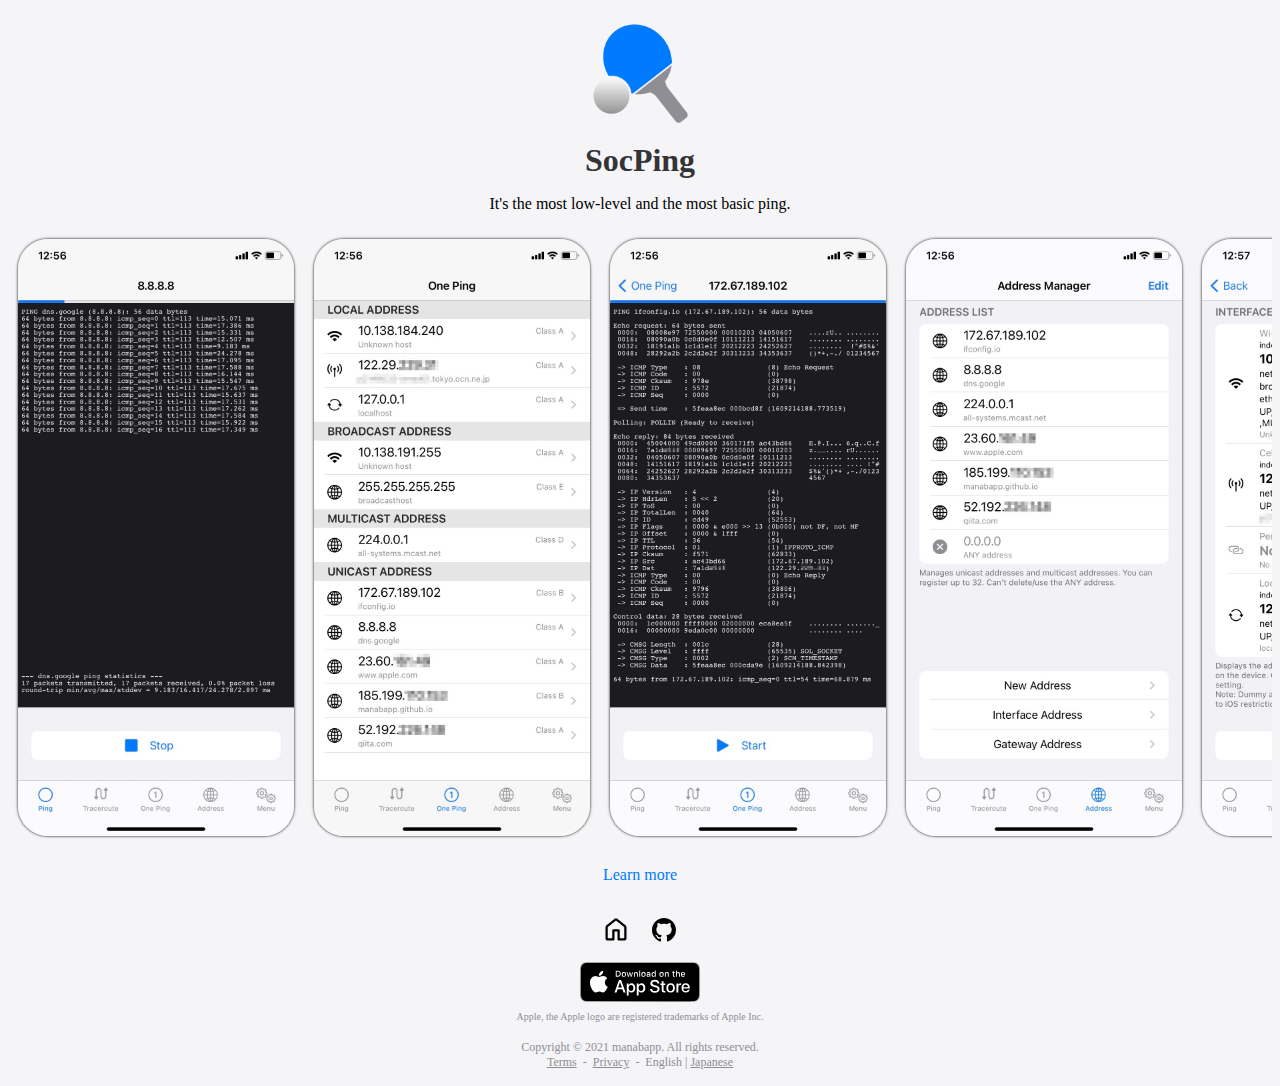
<file: docs/index.html>
<!DOCTYPE html PUBLIC "-//W3C//DTD HTML 4.01//EN" "http://www.w3.org/TR/html4/strict.dtd">
<html>
<head>
<meta http-equiv="Content-Type" content="text/html; charset=utf-8">
<meta http-equiv="Content-Style-Type" content="text/css">
<meta name="viewport" content="width=375,initial-scale=1,user-scalable=yes">
<title>SocPing</title>
<link rel="stylesheet" href="apps.css">
</head>
<body>
<center>
<img src="img/SocPing_splash.png" width=130 height=130><br>
<div class="title">SocPing</div>

<p>

It's the most low-level and the most basic ping.

<div class="yoko">
    <div><img class="screenshotimg" src="img/ScreenShot1.jpeg" alt="image1" width=276px height=597px></div>
    <div><img class="screenshotimg" src="img/ScreenShot2.jpeg" alt="image2" width=276px height=597px></div>
    <div><img class="screenshotimg" src="img/ScreenShot3.jpeg" alt="image3" width=276px height=597px></div>
    <div><img class="screenshotimg" src="img/ScreenShot4.jpeg" alt="image4" width=276px height=597px></div>
    <div><img class="screenshotimg" src="img/ScreenShot5.jpeg" alt="image5" width=276px height=597px></div>
    <div><img class="screenshotimg" src="img/ScreenShot6.jpeg" alt="image6" width=276px height=597px></div>
    <div><img class="screenshotimg" src="img/ScreenShot7.jpeg" alt="image7" width=276px height=597px></div>
    <div><img class="screenshotimg" src="img/ScreenShot8.jpeg" alt="image8" width=276px height=597px></div>
    <div><img class="screenshotimg" src="img/ScreenShot9.jpeg" alt="image9" width=276px height=597px></div>
    <div><img class="screenshotimg" src="img/ScreenShot10.jpeg" alt="image10" width=276px height=597px></div>
</div>

<p>

<div id="p1">
    <a onclick="showDescription();">Learn more</a>
</div>
<div id="p2">
    <a onclick="hideDescription();">Hide text</a><br>
    <p align="left">
    SocPing is the mobile app that executes Ping and Traceroute with low-level POSIX Socket API. Supports both ICMP and UDP, and provides same function as a standard command on host OS.<br><br>
    
    <span class="functions">Ping</span><br>
    Monitors the state changes of host or network by continuously transmitting ECHOes. You can check statistics in real time such as response (RTT) and packet loss rate.<br><br>
    
    <span class="functions">Traceroute</span><br>
    Checks the route information to the destination host while incrementing the time to live (TTL).<br><br>
    
    <span class="functions">One Ping</span><br>
    Sends an ECHO only once to check reachability to the destination host. You can investigate the problem with various options if "<b>Ping</b>" or "<b>Traceroute</b>" is unresponsive.<br><br>
    
    This app's strong point is the visualization by "<b>Verbose mode</b>" and "<b>System call trace</b>".<br>
    In verbose mode, outputs the binary dump of transmitting/receiving data and analyzes protocol header of the packets. You can monitor traffic data even on a mobile device that does not have the function of packet capture.<br>
    The app can also collect system call trace equivalent to Linux strace. You can check how Ping or Traceroute calls and handles the POSIX Socket API.<br><br>
    
    SocPing will be useful for initial investigation of various problems that occur on the Internet and the Cloud. We hope that you will use this app for monitoring the network status and troubleshooting.
    </p>
    <a onclick="hideDescription();">Hide text</a>
</div>

<p>
<br>
<!-- refer: https://primer.style/octicons/ -->
<a href="../Apps/index.html"><img src="img/home.svg" height=24></a>&nbsp;&nbsp;&nbsp;&nbsp;&nbsp;
<a href="https://github.com/manabapp/SocPing"><img src="img/mark-github.svg" height=24></a>

<p>

<!-- refer: https://qiita.com/macoril/items/48125b2a0a48339b3693 -->
<!-- refer: https://developer.apple.com/jp/app-store/marketing/guidelines/ -->
<a href="https://itunes.apple.com/app/id1548110263?mt=8"><img src="img/AppStore_US.svg"></a><br>
<span class="trademarks">Apple, the Apple logo are registered trademarks of Apple Inc.</span>

<p>

<div class="copyright">
    Copyright © 2021 manabapp. All rights reserved.<br>
    <a class="footer" href="TermsOfService.html">Terms</a>&nbsp;&nbsp;-&nbsp;
    <a class="footer" href="PrivacyPolicy.html">Privacy</a>&nbsp;&nbsp;-&nbsp;
    English | <a class="footer" href="index_ja.html">Japanese</a>
</div>

<p>

</center>
<script>
document.getElementById("p1").style.display = "block";
document.getElementById("p2").style.display = "none";
function showDescription(){
    document.getElementById("p1").style.display = "none";
    document.getElementById("p2").style.display = "block";
}
function hideDescription(){
    document.getElementById("p1").style.display = "block";
    document.getElementById("p2").style.display = "none";
}
</script>
</body>
</html>
</file>
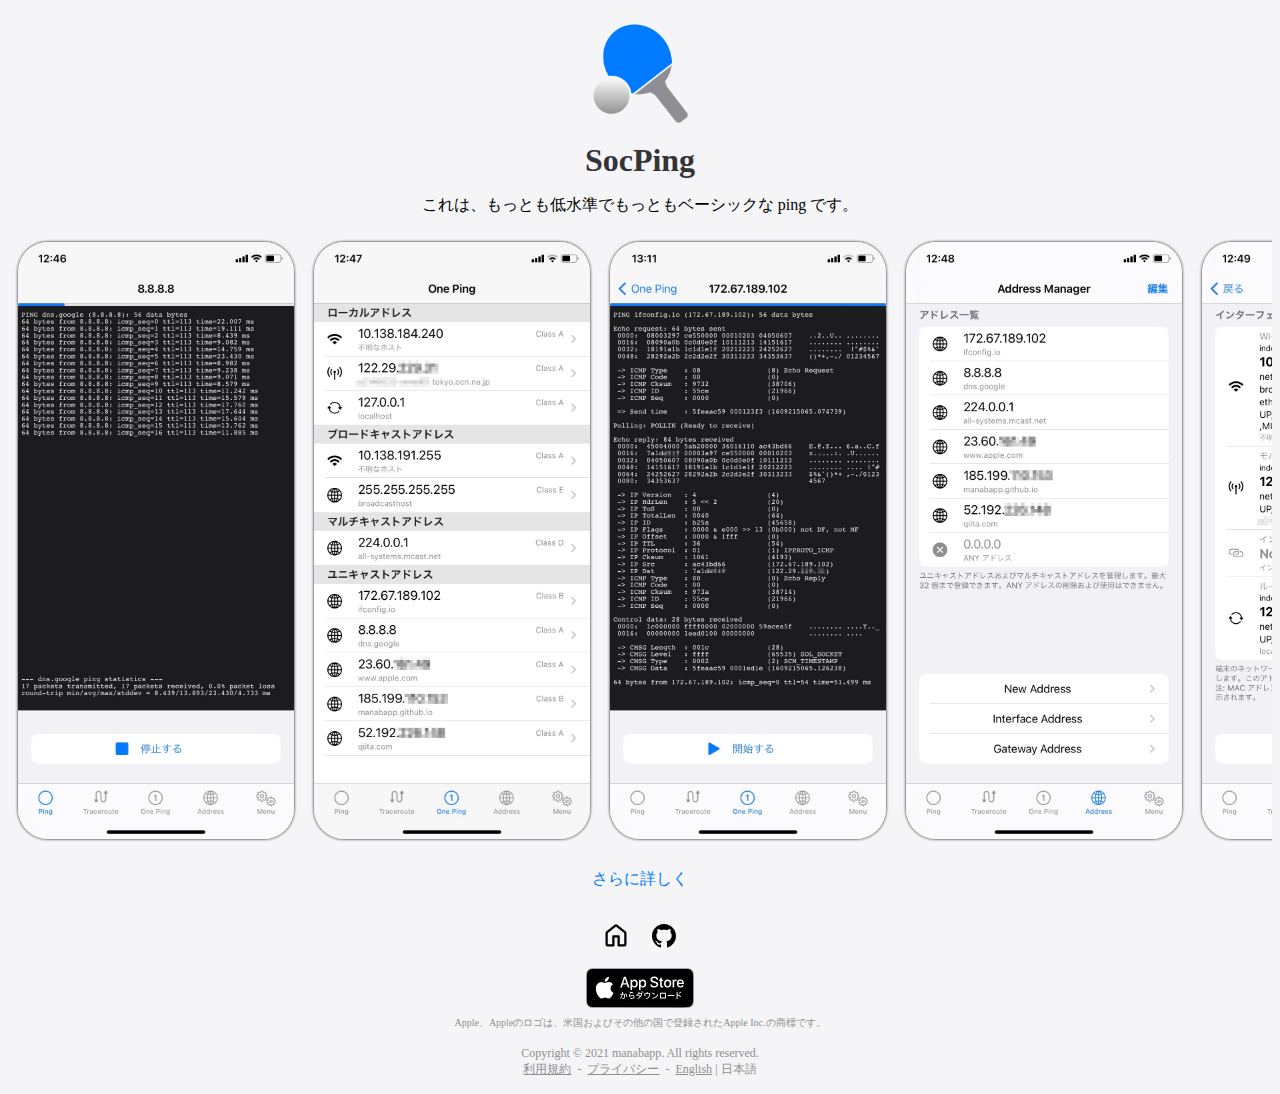
<file: docs/index_ja.html>
<!DOCTYPE html PUBLIC "-//W3C//DTD HTML 4.01//EN" "http://www.w3.org/TR/html4/strict.dtd">
<html>
<head>
<meta http-equiv="Content-Type" content="text/html; charset=utf-8">
<meta http-equiv="Content-Style-Type" content="text/css">
<meta name="viewport" content="width=375,initial-scale=1,user-scalable=yes">
<title>SocPing (Japanese)</title>
<link rel="stylesheet" href="apps.css">
</head>
<body>
<center>
<img src="img/SocPing_splash.png" width=130 height=130><br>
<div class="title">SocPing</div>

<p>

これは、もっとも低水準でもっともベーシックな ping です。

<div class="yoko">
    <div><img class="screenshotimg" src="img/ScreenShot1_ja.jpeg" alt="image1" width=276px height=597px></div>
    <div><img class="screenshotimg" src="img/ScreenShot2_ja.jpeg" alt="image2" width=276px height=597px></div>
    <div><img class="screenshotimg" src="img/ScreenShot3_ja.jpeg" alt="image3" width=276px height=597px></div>
    <div><img class="screenshotimg" src="img/ScreenShot4_ja.jpeg" alt="image4" width=276px height=597px></div>
    <div><img class="screenshotimg" src="img/ScreenShot5_ja.jpeg" alt="image5" width=276px height=597px></div>
    <div><img class="screenshotimg" src="img/ScreenShot6_ja.jpeg" alt="image6" width=276px height=597px></div>
    <div><img class="screenshotimg" src="img/ScreenShot7_ja.jpeg" alt="image7" width=276px height=597px></div>
    <div><img class="screenshotimg" src="img/ScreenShot8_ja.jpeg" alt="image8" width=276px height=597px></div>
    <div><img class="screenshotimg" src="img/ScreenShot9_ja.jpeg" alt="image9" width=276px height=597px></div>
    <div><img class="screenshotimg" src="img/ScreenShot10_ja.jpeg" alt="image10" width=276px height=597px></div>
</div>

<p>

<div id="p1">
    <a onclick="showDescription();">さらに詳しく</a>
</div>
<div id="p2">
    <a onclick="hideDescription();">説明を隠す</a><br>
    <p align="left">
    SocPing は、低水準 POSIX Socket API を使用して Ping および Traceroute を実行するモバイルアプリです。ICMP と UDP の両方に対応し、ホスト OS が備えている標準的なコマンドと同等機能を提供します。<br><br>
    
    <span class="functions">Ping</span><br>
    エコーを連続送信することでホストやネットワークの状態変化を監視します。レスポンス（RTT）やパケットロス率などの統計情報をリアルタイムに確認できます。<br><br>
    
    <span class="functions">Traceroute</span><br>
    生存時間（TTL）をインクリメントしながら宛先ホストまでの経路情報を調べます。<br><br>
    
    <span class="functions">One Ping</span><br>
    1 回だけエコーを送信して宛先ホストへの到達性を確認します。「<b>Ping</b>」と「<b>Traceroute</b>」で応答がない場合に、豊富なオプションを使用して問題箇所を調査します。<br><br>
    
    本アプリの特長は、「<b>冗長モード</b>」と「<b>システムコールトレース</b>」による可視化です。<br>
    冗長モードでは、送受信データのバイナリダンプおよびプロトコルヘッダ解析を行います。パケットキャプチャ機能を持たないモバイル端末でも通信内容を確認できます。<br>
    また、Linux の strace 相当のシステムコールトレースを取得します。Ping と Traceroute における POSIX Socket API レベルの処理内容を確認できます。<br><br>
    
    インターネットやクラウド上で発生する様々な問題の初期調査に SocPing は有効でしょう。ネットワークの状態確認やトラブルシューティングで本アプリを利用してもらえれば幸いです。
    </p>
    <a onclick="hideDescription();">説明を隠す</a>
</div>

<p>
<br>
<!-- refer: https://primer.style/octicons/ -->
<a href="../Apps/index_ja.html"><img src="img/home.svg" height=24></a>&nbsp;&nbsp;&nbsp;&nbsp;&nbsp;
<a href="https://github.com/manabapp/SocPing"><img src="img/mark-github.svg" height=24></a>

<p>

<!-- refer: https://qiita.com/macoril/items/48125b2a0a48339b3693 -->
<!-- refer: https://developer.apple.com/jp/app-store/marketing/guidelines/ -->
<a href="https://itunes.apple.com/jp/app/id1548110263?mt=8"><img src="img/AppStore_JP.svg"></a><br>
<span class="trademarks">Apple、Appleのロゴは、米国およびその他の国で登録されたApple Inc.の商標です。</span>

<p>

<div class="copyright">
    Copyright © 2021 manabapp. All rights reserved.<br>
    <a class="footer" href="TermsOfService_ja.html">利用規約</a>&nbsp;&nbsp;-&nbsp;
    <a class="footer" href="PrivacyPolicy_ja.html">プライバシー</a>&nbsp;&nbsp;-&nbsp;
    <a class="footer" href="index.html">English</a> | 日本語
</div>

<p>

</center>
<script>
    document.getElementById("p1").style.display = "block";
    document.getElementById("p2").style.display = "none";
    function showDescription(){
        document.getElementById("p1").style.display = "none";
        document.getElementById("p2").style.display = "block";
    }
    function hideDescription(){
        document.getElementById("p1").style.display = "block";
        document.getElementById("p2").style.display = "none";
    }
</script>
</body>
</html>
</file>
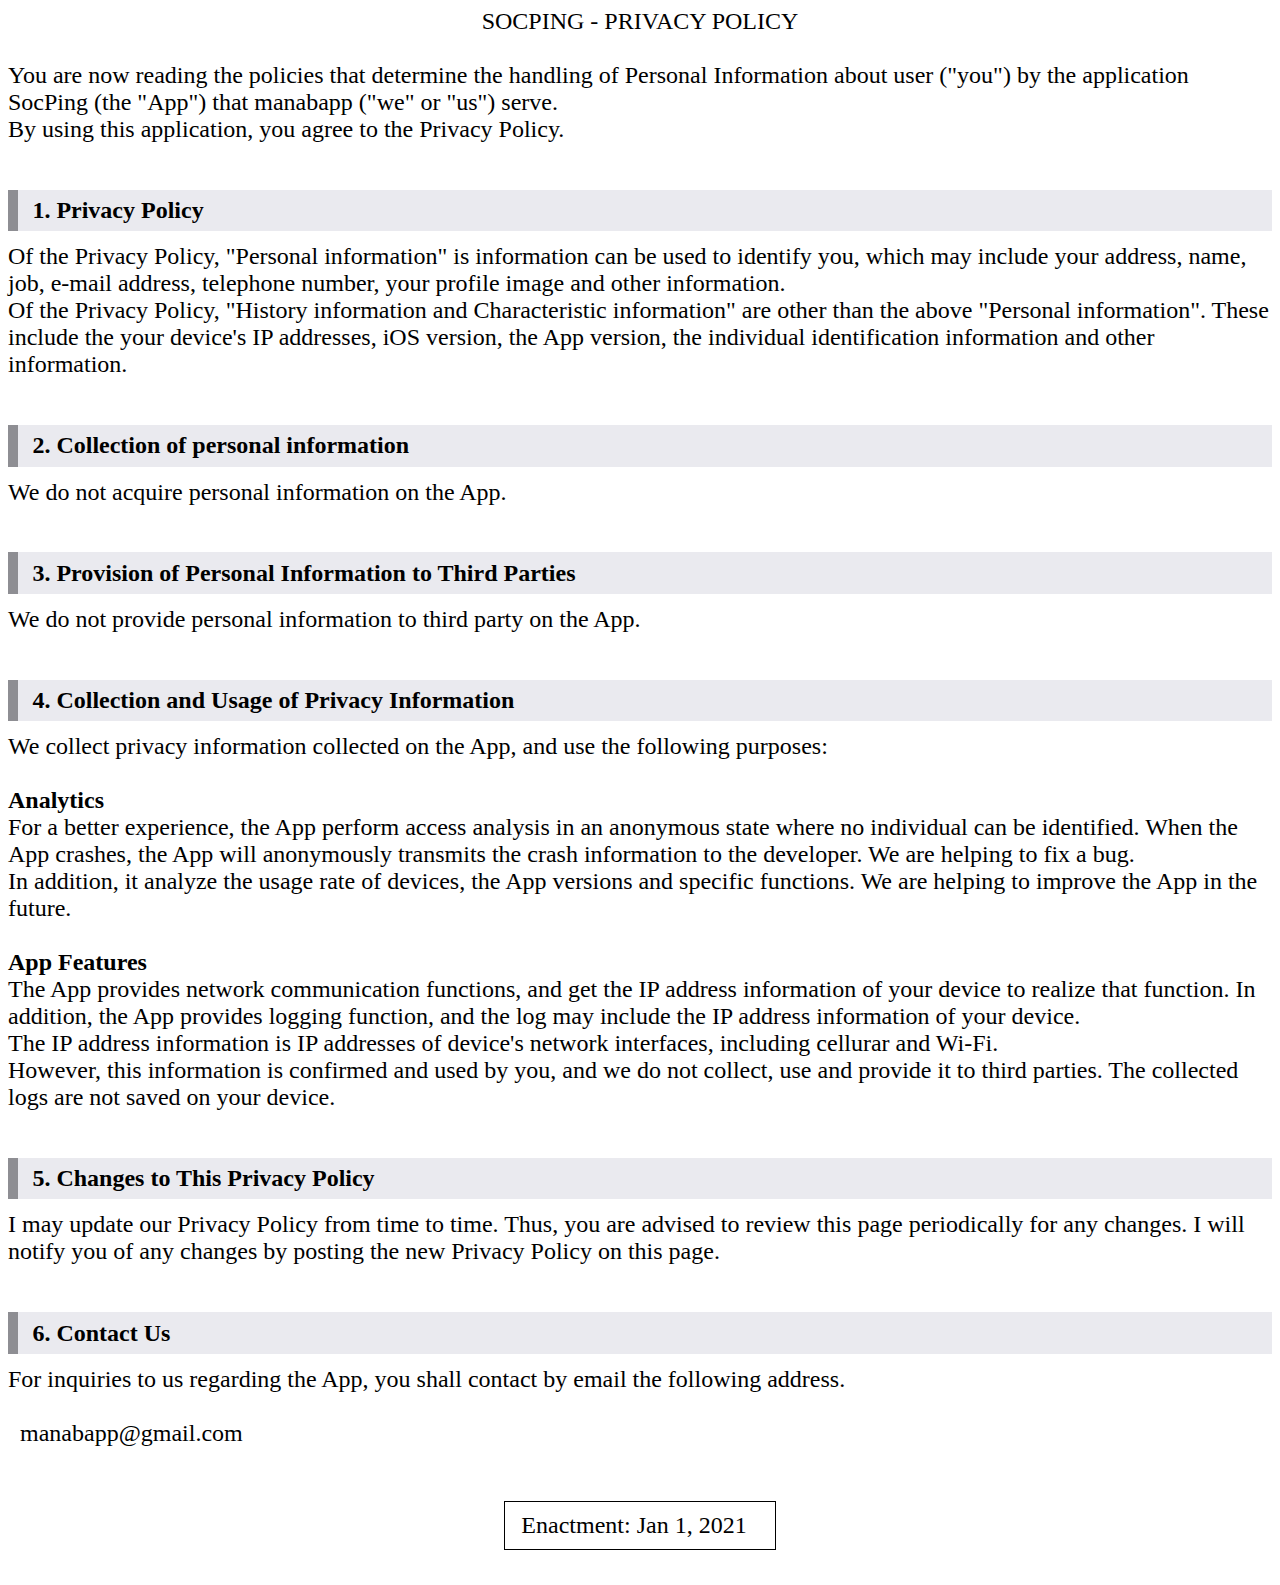
<file: docs/PrivacyPolicy.html>
<!DOCTYPE html PUBLIC "-//W3C//DTD HTML 4.01//EN" "http://www.w3.org/TR/html4/strict.dtd">
<html>
<head>
<meta http-equiv="Content-Type" content="text/html; charset=utf-8">
<meta http-equiv="Content-Style-Type" content="text/css">
<title>Privacy Policy</title>
<link rel="stylesheet" href="style.css">
</head>
<body>
<center>SOCPING - PRIVACY POLICY</center><br>
You are now reading the policies that determine the handling of Personal Information about user ("you") by the application SocPing (the "App") that manabapp ("we" or "us") serve.<br>
By using this application, you agree to the Privacy Policy.<br>
<br>

<h2>1. Privacy Policy</h2>
Of the Privacy Policy, "Personal information" is information can be used to identify you, which may include your address, name, job, e-mail address, telephone number, your profile image and other information.<br>
Of the Privacy Policy, "History information and Characteristic information" are other than the above "Personal information". These include the your device's IP addresses, iOS version, the App version, the individual identification information and other information.<br>
<br>

<h2>2. Collection of personal information</h2>
We do not acquire personal information on the App.<br>
<br>
    
<h2>3. Provision of Personal Information to Third Parties</h2>
We do not provide personal information to third party on the App.<br>
<br>

<h2>4. Collection and Usage of Privacy Information</h2>
We collect privacy information collected on the App, and use the following purposes:<br>
<br>

<b>Analytics</b><br>
For a better experience, the App perform access analysis in an anonymous state where no individual can be identified.
When the App crashes, the App will anonymously transmits the crash information to the developer. We are helping to fix a bug.<br>
In addition, it analyze the usage rate of devices, the App versions and specific functions. We are helping to improve the App in the future.<br>
<br>

<b>App Features</b><br>
The App provides network communication functions, and get the IP address information of your device to realize that function.
In addition, the App provides logging function, and the log may include the IP address information of your device.<br>
The IP address information is IP addresses of device's network interfaces, including cellurar and Wi-Fi.<br>
However, this information is confirmed and used by you, and we do not collect, use and provide it to third parties.
The collected logs are not saved on your device. <br>
<br>

<h2>5. Changes to This Privacy Policy</h2>
I may update our Privacy Policy from time to time.
Thus, you are advised to review this page periodically for any changes.
I will notify you of any changes by posting the new Privacy Policy on this page.<br>
<br>

<h2>6. Contact Us</h2>
For inquiries to us regarding the App, you shall contact by email the following address.<br>
<br>
&nbsp;&nbsp;manabapp@gmail.com<br>
<br>
<br>

<center><table><tr><td>&nbsp;Enactment: Jan 1, 2021&nbsp;&nbsp;&nbsp;</td></tr></table></center>
<br>
</body>
</html>
</file>
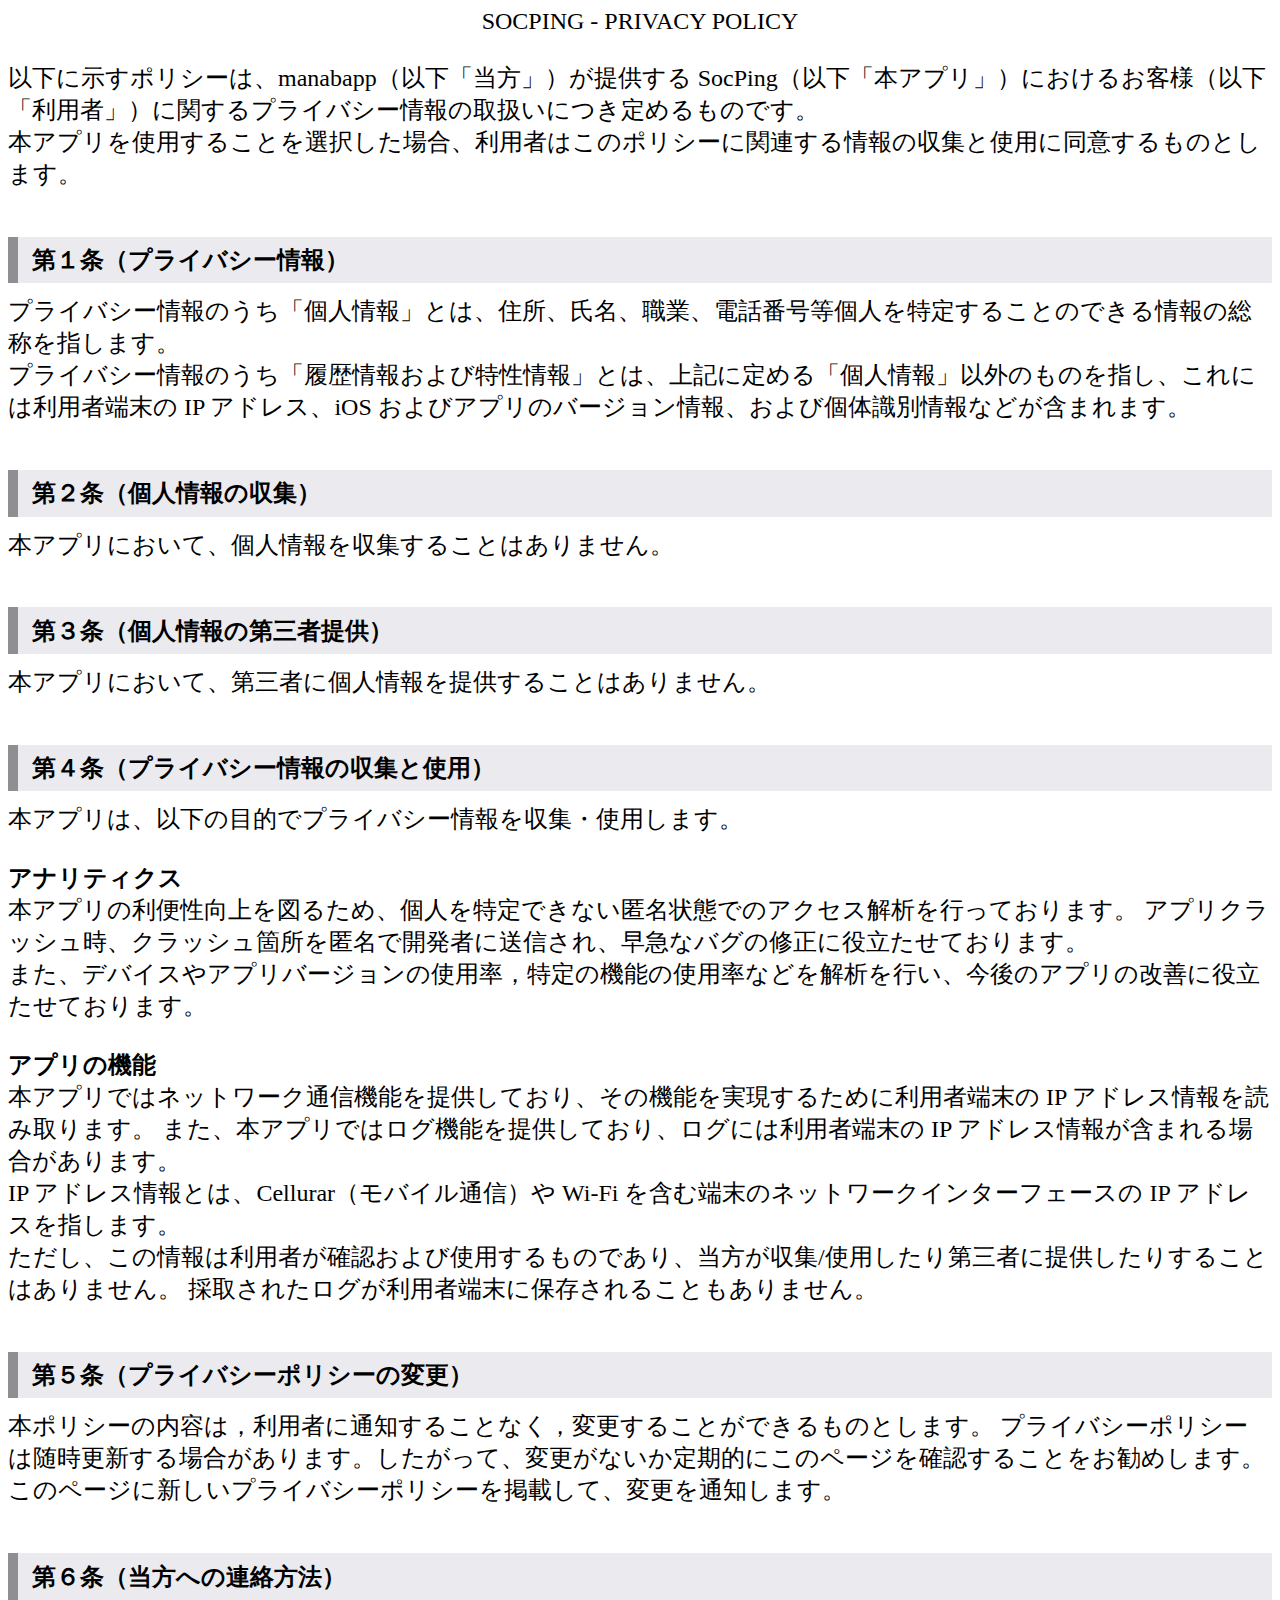
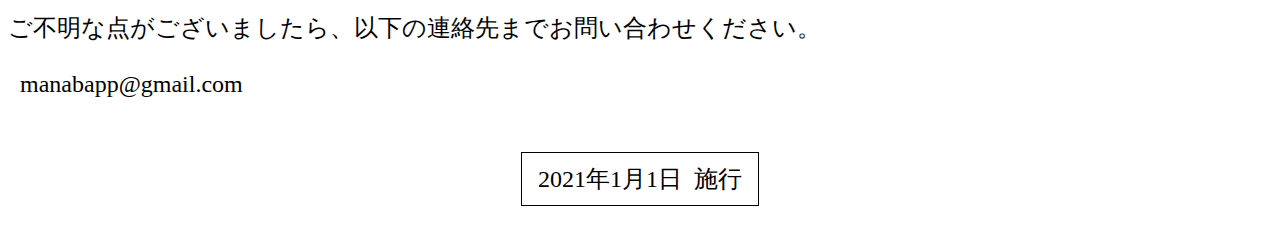
<file: docs/PrivacyPolicy_ja.html>
<!DOCTYPE html PUBLIC "-//W3C//DTD HTML 4.01//EN" "http://www.w3.org/TR/html4/strict.dtd">
<html>
<head>
<meta http-equiv="Content-Type" content="text/html; charset=utf-8">
<meta http-equiv="Content-Style-Type" content="text/css">
<title>Privacy Policy (Japanese)</title>
<link rel="stylesheet" href="style.css">
</head>
<body>
<center>SOCPING - PRIVACY POLICY</center><br>
以下に示すポリシーは、manabapp（以下「当方」）が提供する SocPing（以下「本アプリ」）におけるお客様（以下「利用者」）に関するプライバシー情報の取扱いにつき定めるものです。<br>
本アプリを使用することを選択した場合、利用者はこのポリシーに関連する情報の収集と使用に同意するものとします。<br>
<br>

<h2>第１条（プライバシー情報）</h2>
プライバシー情報のうち「個人情報」とは、住所、氏名、職業、電話番号等個人を特定することのできる情報の総称を指します。<br>
プライバシー情報のうち「履歴情報および特性情報」とは、上記に定める「個人情報」以外のものを指し、これには利用者端末の IP アドレス、iOS およびアプリのバージョン情報、および個体識別情報などが含まれます。<br>
<br>

<h2>第２条（個人情報の収集）</h2>
本アプリにおいて、個人情報を収集することはありません。<br>
<br>
    
<h2>第３条（個人情報の第三者提供）</h2>
本アプリにおいて、第三者に個人情報を提供することはありません。<br>
<br>

<h2>第４条（プライバシー情報の収集と使用）</h2>
本アプリは、以下の目的でプライバシー情報を収集・使用します。<br>
<br>

<b>アナリティクス</b><br>
本アプリの利便性向上を図るため、個人を特定できない匿名状態でのアクセス解析を行っております。
アプリクラッシュ時、クラッシュ箇所を匿名で開発者に送信され、早急なバグの修正に役立たせております。<br>
また、デバイスやアプリバージョンの使用率，特定の機能の使用率などを解析を行い、今後のアプリの改善に役立たせております。<br>
<br>

<b>アプリの機能</b><br>
本アプリではネットワーク通信機能を提供しており、その機能を実現するために利用者端末の IP アドレス情報を読み取ります。
また、本アプリではログ機能を提供しており、ログには利用者端末の IP アドレス情報が含まれる場合があります。<br>
IP アドレス情報とは、Cellurar（モバイル通信）や Wi-Fi を含む端末のネットワークインターフェースの IP アドレスを指します。<br>
ただし、この情報は利用者が確認および使用するものであり、当方が収集/使用したり第三者に提供したりすることはありません。
採取されたログが利用者端末に保存されることもありません。<br>
<br>

<h2>第５条（プライバシーポリシーの変更）</h2>
本ポリシーの内容は，利用者に通知することなく，変更することができるものとします。
プライバシーポリシーは随時更新する場合があります。したがって、変更がないか定期的にこのページを確認することをお勧めします。
このページに新しいプライバシーポリシーを掲載して、変更を通知します。<br>
<br>

<h2>第６条（当方への連絡方法）</h2>
ご不明な点がございましたら、以下の連絡先までお問い合わせください。<br>
<br>
&nbsp;&nbsp;manabapp@gmail.com<br>
<br>
<br>

<center><table><tr><td>&nbsp;2021年1月1日&nbsp;&nbsp;施行&nbsp;</td></tr></table></center>
<br>
</body>
</html>
</file>
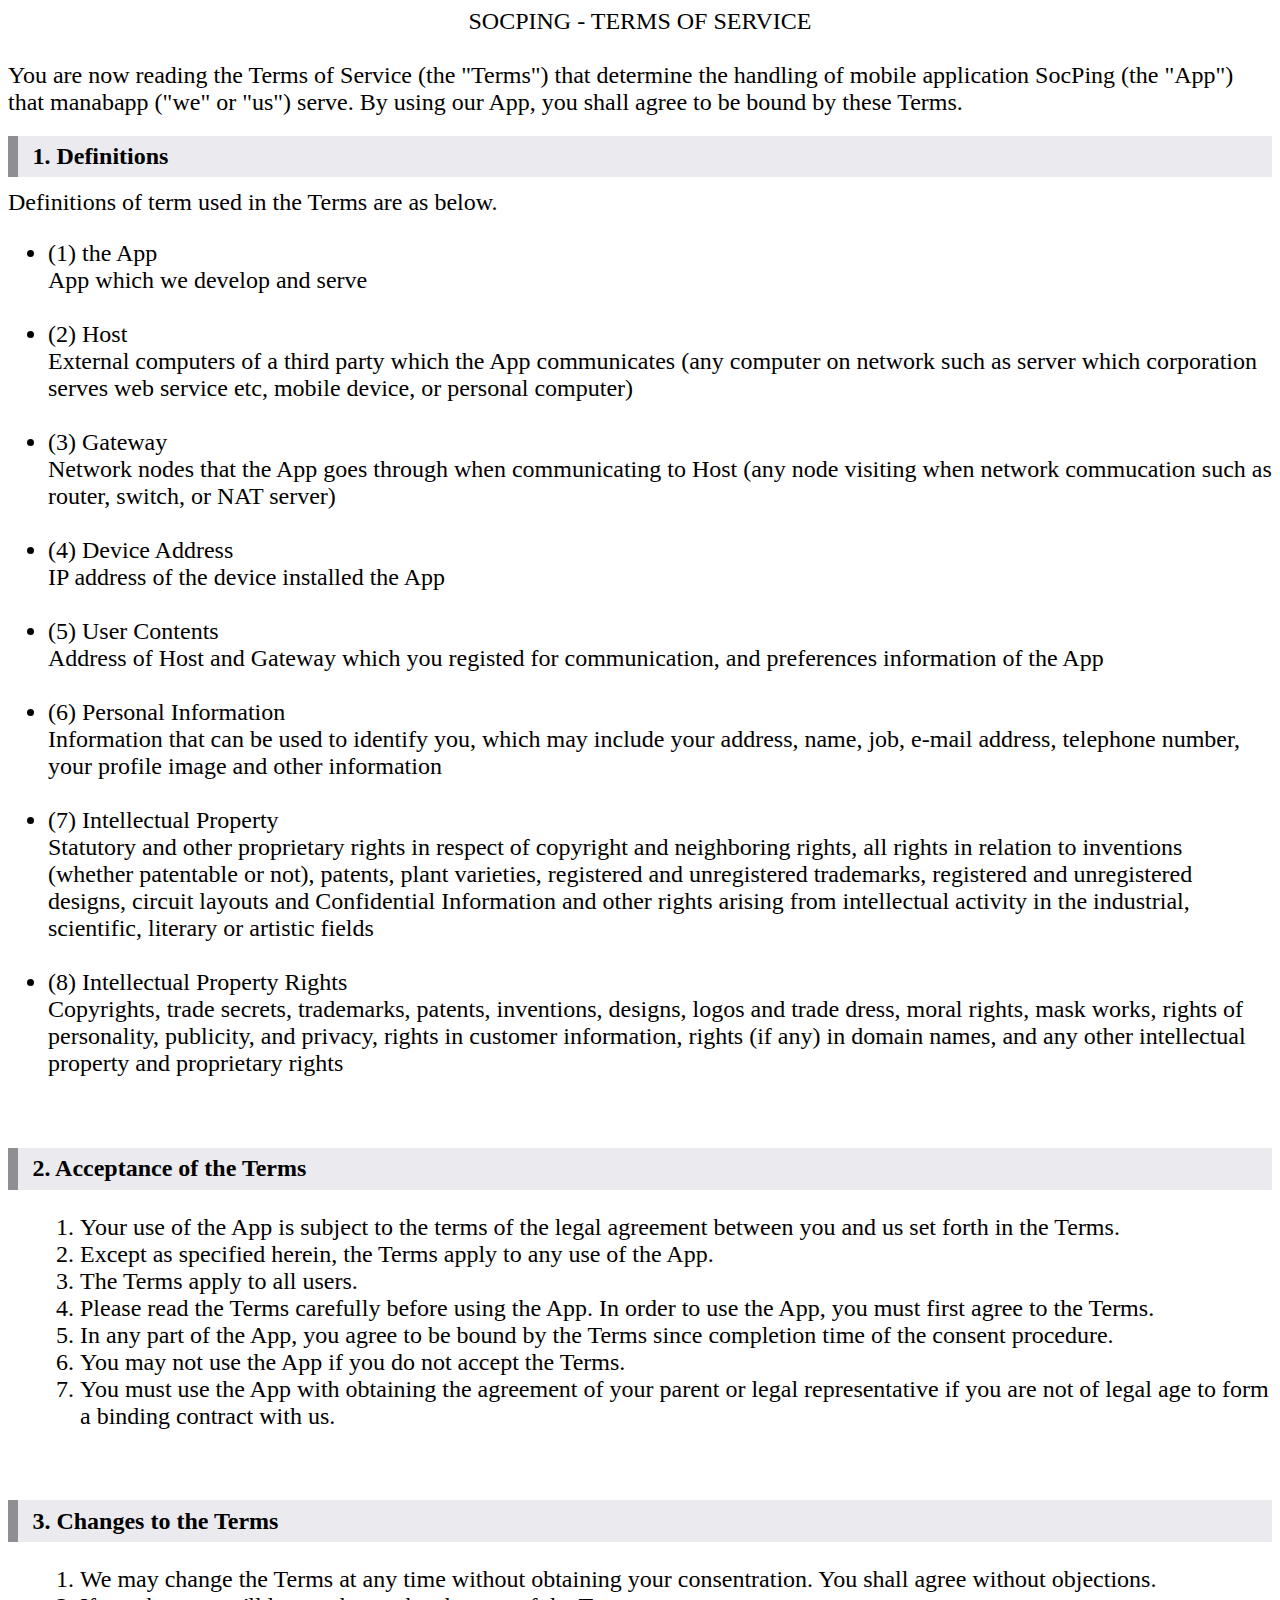
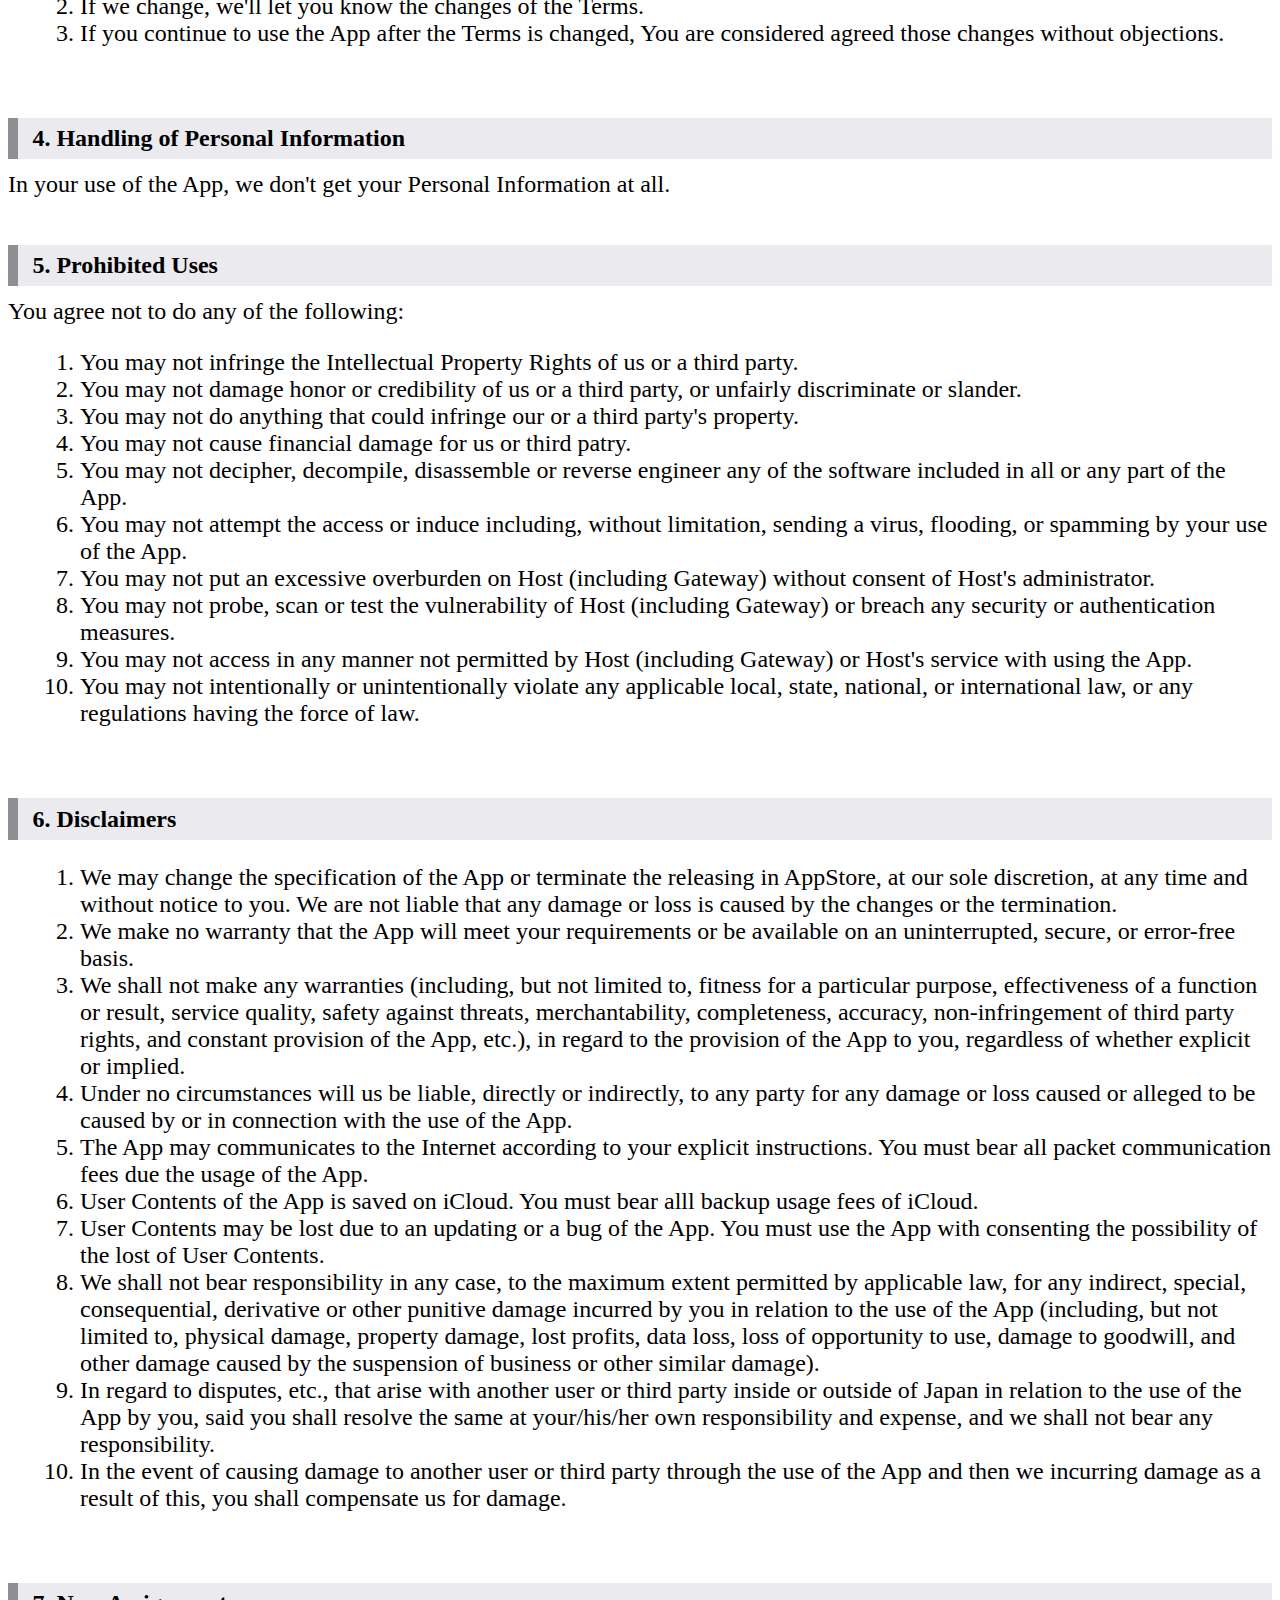
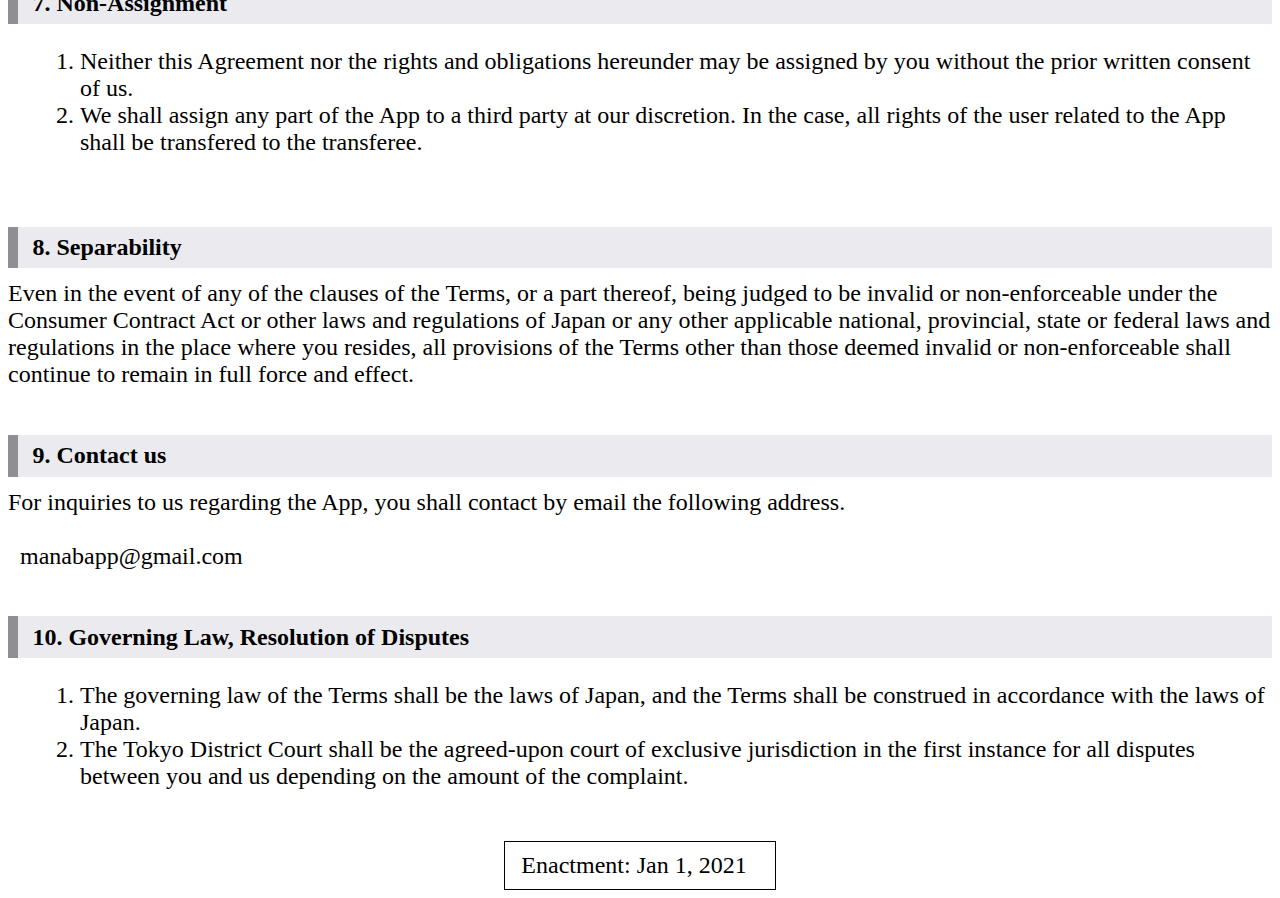
<file: docs/TermsOfService.html>
<!DOCTYPE html PUBLIC "-//W3C//DTD HTML 4.01//EN" "http://www.w3.org/TR/html4/strict.dtd">
<html>
<head>
<meta http-equiv="Content-Type" content="text/html; charset=utf-8">
<meta http-equiv="Content-Style-Type" content="text/css">
<title>Terms of Service</title>
<link rel="stylesheet" href="style.css">
</head>
<body>
<center>SOCPING - TERMS OF SERVICE</center><br>

You are now reading the Terms of Service (the "Terms") that determine the handling of mobile application SocPing (the "App") that manabapp ("we" or "us") serve.
By using our App, you shall agree to be bound by these Terms.
<br>

<h2>1. Definitions</h2>
Definitions of term used in the Terms are as below.<br>

<ul>
<li>(1) the App</li>
App which we develop and serve<br><br>
<li>(2) Host</li>
External computers of a third party which the App communicates (any computer on network such as server which corporation serves web service etc, mobile device, or personal computer)<br><br>
<li>(3) Gateway</li>
Network nodes that the App goes through when communicating to Host (any node visiting when network commucation such as router, switch, or NAT server)<br><br>
<li>(4) Device Address</li>
IP address of the device installed the App<br><br>
<li>(5) User Contents</li>
Address of Host and Gateway which you registed for communication, and preferences information of the App<br><br>
<li>(6) Personal Information</li>
Information that can be used to identify you, which may include your address, name, job, e-mail address, telephone number, your profile image and other information<br><br>
<li>(7) Intellectual Property</li>
Statutory and other proprietary rights in respect of copyright and neighboring rights, all rights in relation to inventions (whether patentable or not), patents, plant varieties, registered and unregistered trademarks, registered and unregistered designs, circuit layouts and Confidential Information and other rights arising from intellectual activity in the industrial, scientific, literary or artistic fields<br><br>
<li>(8) Intellectual Property Rights</li>
Copyrights, trade secrets, trademarks, patents, inventions, designs, logos and trade dress, moral rights, mask works, rights of personality, publicity, and privacy, rights in customer information, rights (if any) in domain names, and any other intellectual property and proprietary rights
</ul><br>

<h2>2. Acceptance of the Terms</h2>
<ol>
<li>Your use of the App is subject to the terms of the legal agreement between you and us set forth in the Terms.
<li>Except as specified herein, the Terms apply to any use of the App.
<li>The Terms apply to all users.
<li>Please read the Terms carefully before using the App. In order to use the App, you must first agree to the Terms.
<li>In any part of the App, you agree to be bound by the Terms since completion time of the consent procedure.
<li>You may not use the App if you do not accept the Terms.
<li>You must use the App with obtaining the agreement of your parent or legal representative if you are not of legal age to form a binding contract with us.
</ol><br>

<h2>3. Changes to the Terms</h2>
<ol>
<li>We may change the Terms at any time without obtaining your consentration. You shall agree without objections.
<li>If we change, we'll let you know the changes of the Terms.
<li>If you continue to use the App after the Terms is changed, You are considered agreed those changes without objections.
</ol><br>

<h2>4. Handling of Personal Information</h2>
In your use of the App, we don't get your Personal Information at all.<br><br>

<h2>5. Prohibited Uses</h2>
You agree not to do any of the following:<br>

<ol>
<li>You may not infringe the Intellectual Property Rights of us or a third party.
<li>You may not damage honor or credibility of us or a third party, or unfairly discriminate or slander.
<li>You may not do anything that could infringe our or a third party's property.
<li>You may not cause financial damage for us or third patry.
<li>You may not decipher, decompile, disassemble or reverse engineer any of the software included in all or any part of the App.
<li>You may not attempt the access or induce including, without limitation, sending a virus, flooding, or spamming by your use of the App.
<li>You may not put an excessive overburden on Host (including Gateway) without consent of Host's administrator.
<li>You may not probe, scan or test the vulnerability of Host (including Gateway) or breach any security or authentication measures.
<li>You may not access in any manner not permitted by Host (including Gateway) or Host's service with using the App.
<li>You may not intentionally or unintentionally violate any applicable local, state, national, or international law, or any regulations having the force of law.
</ol><br>

<h2>6. Disclaimers</h2>
<ol>
<li>We may change the specification of the App or terminate the releasing in AppStore, at our sole discretion, at any time and without notice to you. We are not liable that any damage or loss is caused by the changes or the termination.
<li>We make no warranty that the App will meet your requirements or be available on an uninterrupted, secure, or error-free basis.
<li>We shall not make any warranties (including, but not limited to, fitness for a particular purpose, effectiveness of a function or result, service quality, safety against threats, merchantability, completeness, accuracy, non-infringement of third party rights, and constant provision of the App, etc.), in regard to the provision of the App to you, regardless of whether explicit or implied.
<li>Under no circumstances will us be liable, directly or indirectly, to any party for any damage or loss caused or alleged to be caused by or in connection with the use of the App.
<li>The App may communicates to the Internet according to your explicit instructions. You must bear all packet communication fees due the usage of the App.
<li>User Contents of the App is saved on iCloud. You must bear alll backup usage fees of iCloud.
<li>User Contents may be lost due to an updating or a bug of the App. You must use the App with consenting the possibility of the lost of User Contents.
<li>We shall not bear responsibility in any case, to the maximum extent permitted by applicable law, for any indirect, special, consequential, derivative or other punitive damage incurred by you in relation to the use of the App (including, but not limited to, physical damage, property damage, lost profits, data loss, loss of opportunity to use, damage to goodwill, and other damage caused by the suspension of business or other similar damage).
<li>In regard to disputes, etc., that arise with another user or third party inside or outside of Japan in relation to the use of the App by you, said you shall resolve the same at your/his/her own responsibility and expense, and we shall not bear any responsibility.
<li>In the event of causing damage to another user or third party through the use of the App and then we incurring damage as a result of this, you shall compensate us for damage.
</ol><br>

<h2>7. Non-Assignment</h2>
<ol>
<li>Neither this Agreement nor the rights and obligations hereunder may be assigned by you without the prior written consent of us.
<li>We shall assign any part of the App to a third party at our discretion. In the case, all rights of the user related to the App shall be transfered to the transferee.
</ol><br>

<h2>8. Separability</h2>
Even in the event of any of the clauses of the Terms, or a part thereof, being judged to be invalid or non-enforceable under the Consumer Contract Act or other laws and regulations of Japan or any other applicable national, provincial, state or federal laws and regulations in the place where you resides, all provisions of the Terms other than those deemed invalid or non-enforceable shall continue to remain in full force and effect.<br><br>

<h2>9. Contact us</h2>
For inquiries to us regarding the App, you shall contact by email the following address.<br>
<br>
&nbsp;&nbsp;manabapp@gmail.com<br>
<br>

<h2>10. Governing Law, Resolution of Disputes</h2>
<ol>
<li>The governing law of the Terms shall be the laws of Japan, and the Terms shall be construed in accordance with the laws of Japan.
<li>The Tokyo District Court shall be the agreed-upon court of exclusive jurisdiction in the first instance for all disputes between you and us depending on the amount of the complaint.
</ol><br>

<center><table><tr><td>&nbsp;Enactment: Jan 1, 2021&nbsp;&nbsp;&nbsp;</td></tr></table></center>
</body>
</html>
</file>
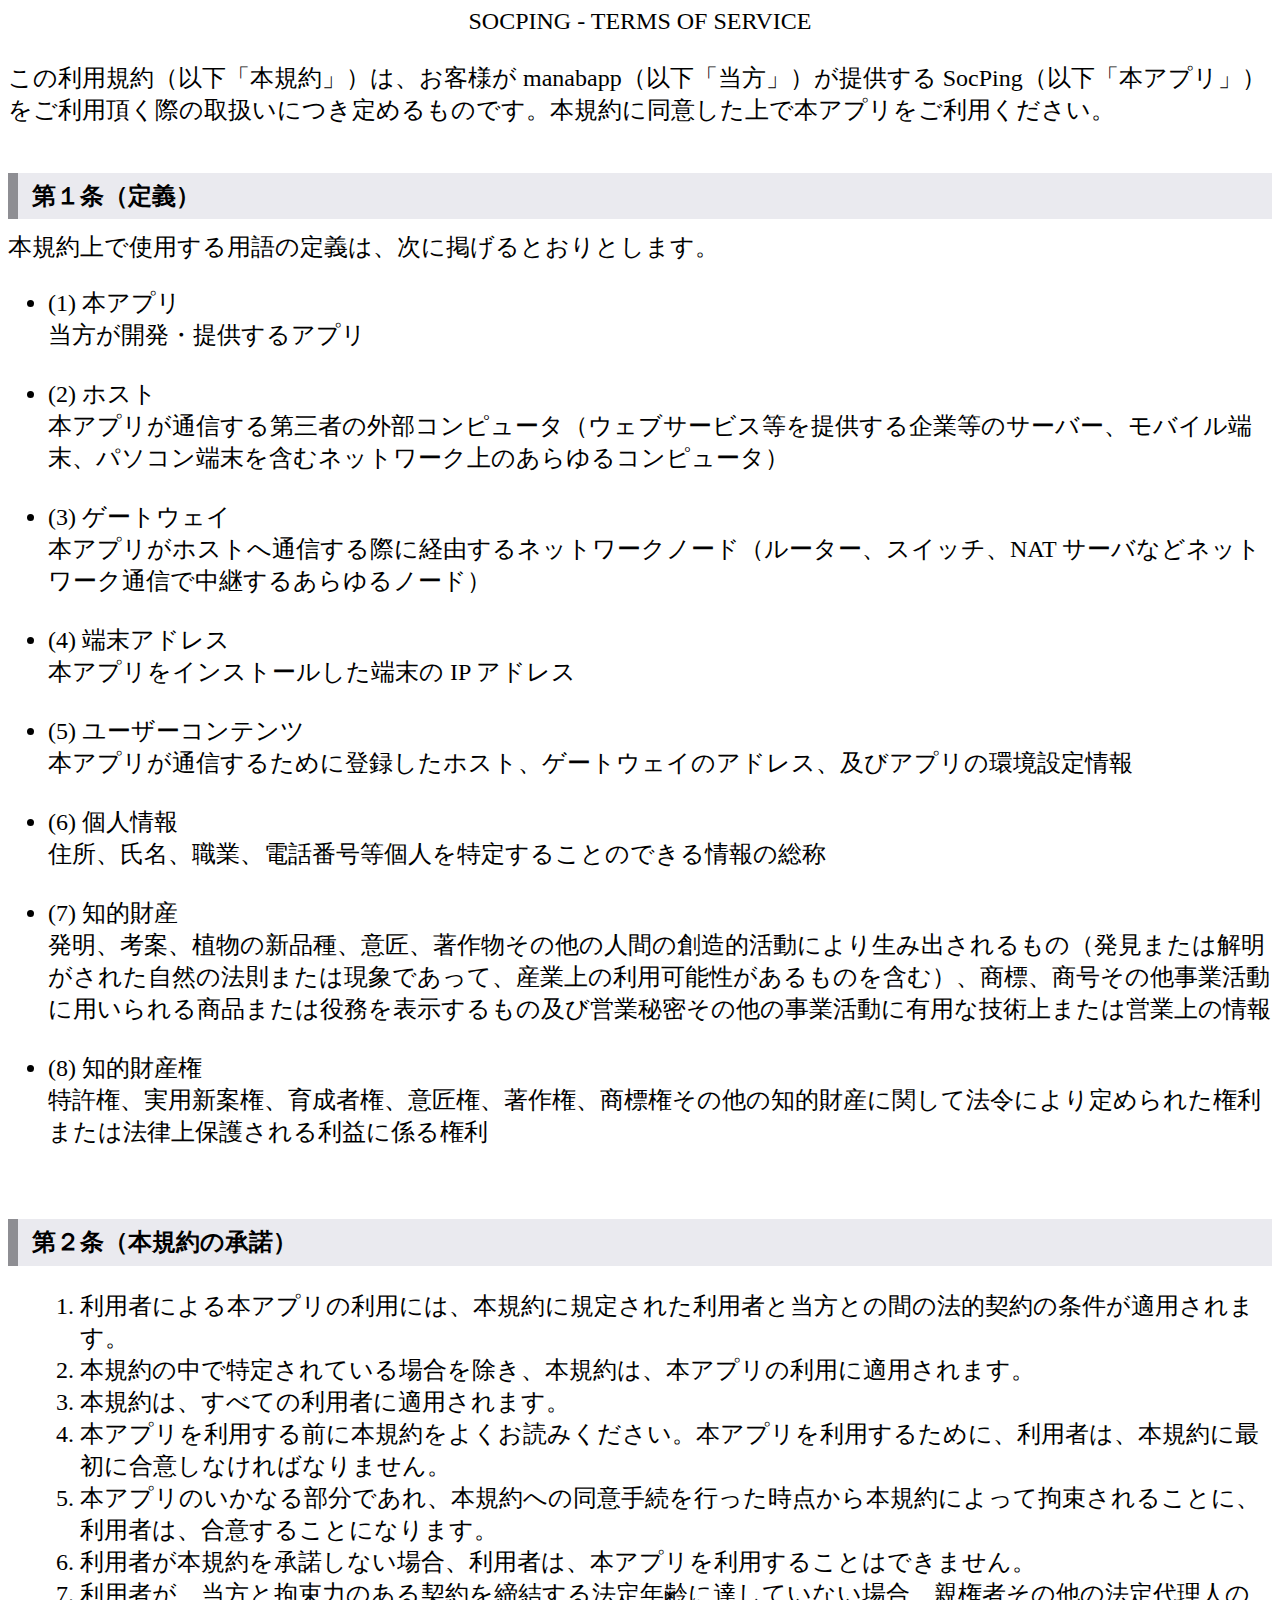
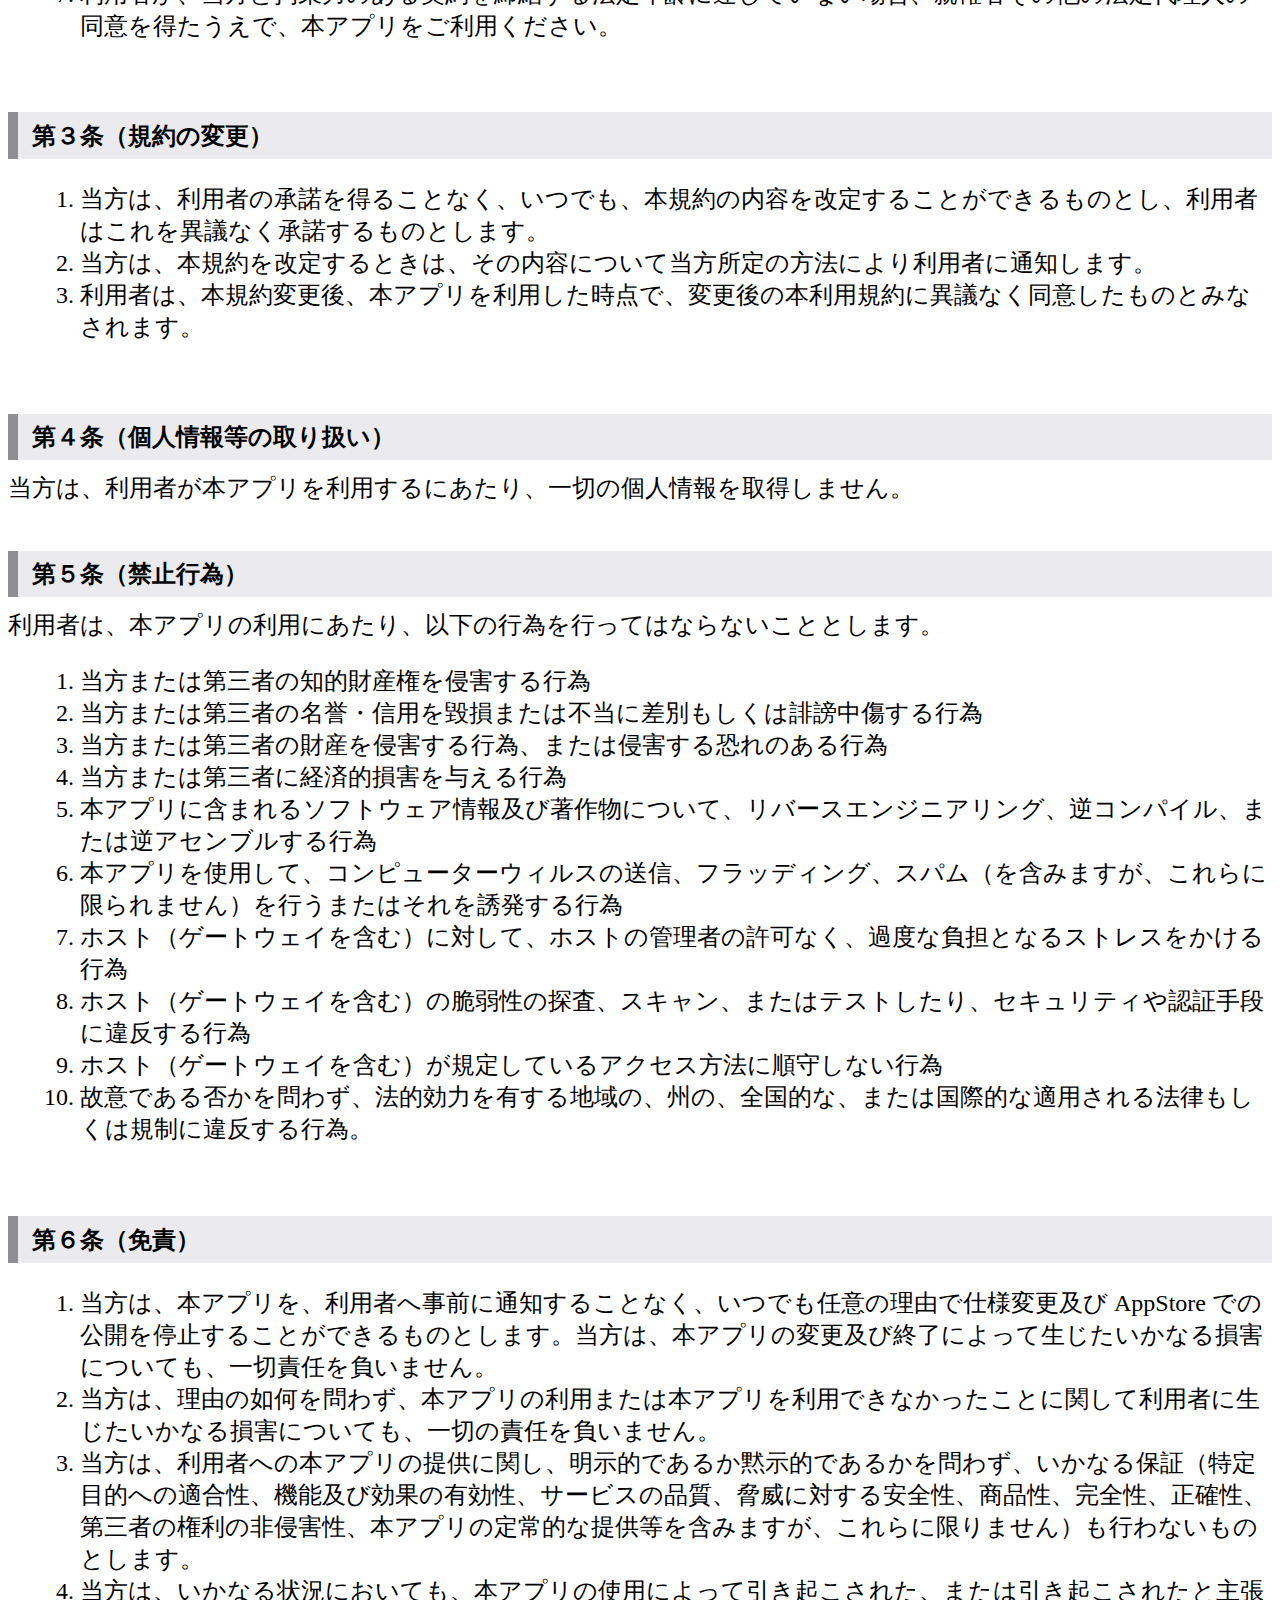
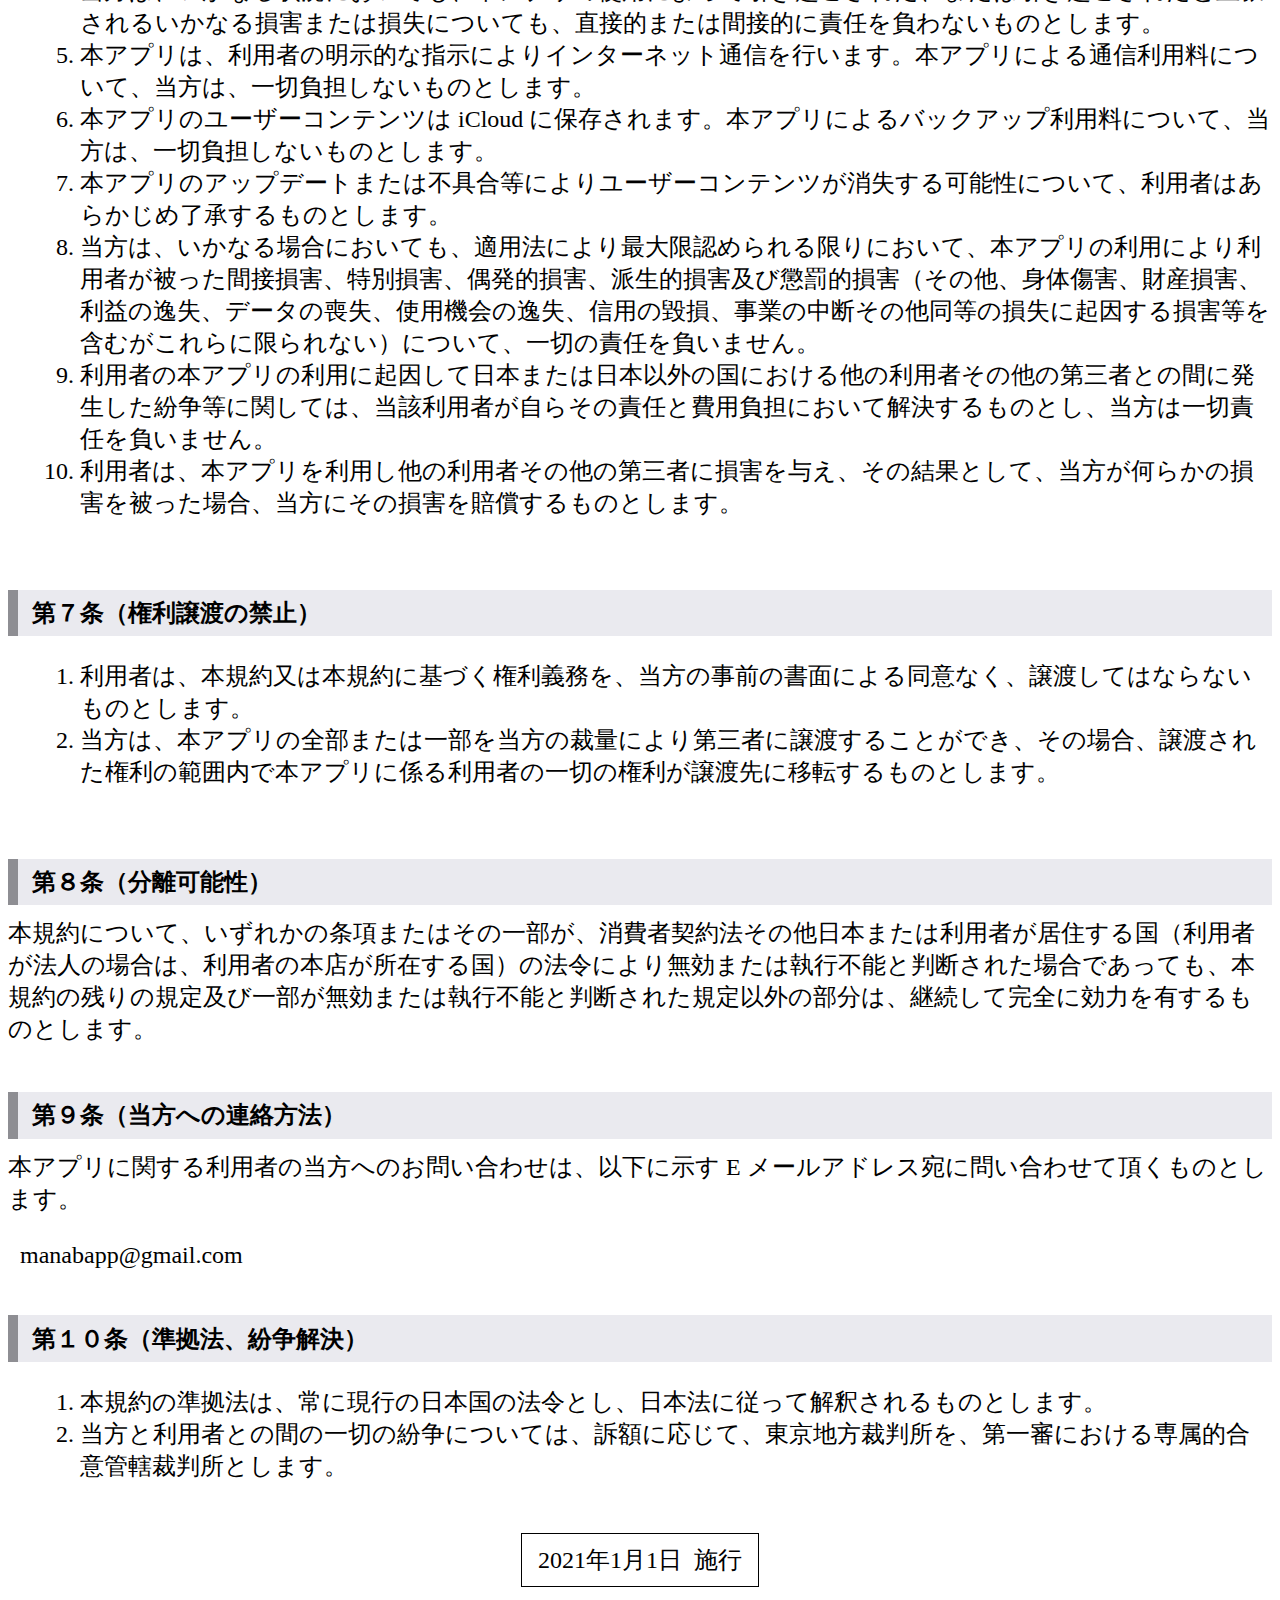
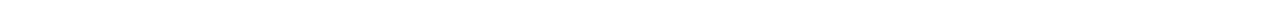
<file: docs/TermsOfService_ja.html>
<!DOCTYPE html PUBLIC "-//W3C//DTD HTML 4.01//EN" "http://www.w3.org/TR/html4/strict.dtd">
<html>
<head>
<meta http-equiv="Content-Type" content="text/html; charset=utf-8">
<meta http-equiv="Content-Style-Type" content="text/css">
<title>Terms of Service (Japanese)</title>
<link rel="stylesheet" href="style.css">
</head>
<body>
<center>SOCPING - TERMS OF SERVICE</center><br>

この利用規約（以下「本規約」）は、お客様が manabapp（以下「当方」）が提供する SocPing（以下「本アプリ」）をご利用頂く際の取扱いにつき定めるものです。本規約に同意した上で本アプリをご利用ください。<br>
<br>

<h2>第１条（定義）</h2>
本規約上で使用する用語の定義は、次に掲げるとおりとします。<br>
<ul>
<li>(1) 本アプリ</li>
当方が開発・提供するアプリ<br><br>
<li>(2) ホスト</li>
本アプリが通信する第三者の外部コンピュータ（ウェブサービス等を提供する企業等のサーバー、モバイル端末、パソコン端末を含むネットワーク上のあらゆるコンピュータ）<br><br>
<li>(3) ゲートウェイ</li>
本アプリがホストへ通信する際に経由するネットワークノード（ルーター、スイッチ、NAT サーバなどネットワーク通信で中継するあらゆるノード）<br><br>
<li>(4) 端末アドレス</li>
本アプリをインストールした端末の IP アドレス<br><br>
<li>(5) ユーザーコンテンツ</li>
本アプリが通信するために登録したホスト、ゲートウェイのアドレス、及びアプリの環境設定情報<br><br>
<li>(6) 個人情報</li>
住所、氏名、職業、電話番号等個人を特定することのできる情報の総称<br><br>
<li>(7) 知的財産</li>
発明、考案、植物の新品種、意匠、著作物その他の人間の創造的活動により生み出されるもの（発見または解明がされた自然の法則または現象であって、産業上の利用可能性があるものを含む）、商標、商号その他事業活動に用いられる商品または役務を表示するもの及び営業秘密その他の事業活動に有用な技術上または営業上の情報<br><br>
<li>(8) 知的財産権</li>
特許権、実用新案権、育成者権、意匠権、著作権、商標権その他の知的財産に関して法令により定められた権利または法律上保護される利益に係る権利
</ul><br>

<h2>第２条（本規約の承諾）</h2>
<ol>
<li>利用者による本アプリの利用には、本規約に規定された利用者と当方との間の法的契約の条件が適用されます。
<li>本規約の中で特定されている場合を除き、本規約は、本アプリの利用に適用されます。
<li>本規約は、すべての利用者に適用されます。
<li>本アプリを利用する前に本規約をよくお読みください。本アプリを利用するために、利用者は、本規約に最初に合意しなければなりません。
<li>本アプリのいかなる部分であれ、本規約への同意手続を行った時点から本規約によって拘束されることに、利用者は、合意することになります。
<li>利用者が本規約を承諾しない場合、利用者は、本アプリを利用することはできません。
<li>利用者が、当方と拘束力のある契約を締結する法定年齢に達していない場合、親権者その他の法定代理人の同意を得たうえで、本アプリをご利用ください。
</ol><br>

<h2>第３条（規約の変更）</h2>
<ol>
<li>当方は、利用者の承諾を得ることなく、いつでも、本規約の内容を改定することができるものとし、利用者はこれを異議なく承諾するものとします。
<li>当方は、本規約を改定するときは、その内容について当方所定の方法により利用者に通知します。
<li>利用者は、本規約変更後、本アプリを利用した時点で、変更後の本利用規約に異議なく同意したものとみなされます。
</ol><br>

<h2>第４条（個人情報等の取り扱い）</h2>
当方は、利用者が本アプリを利用するにあたり、一切の個人情報を取得しません。<br><br>

<h2>第５条（禁止行為）</h2>
利用者は、本アプリの利用にあたり、以下の行為を行ってはならないこととします。<br>

<ol>
<li>当方または第三者の知的財産権を侵害する行為
<li>当方または第三者の名誉・信用を毀損または不当に差別もしくは誹謗中傷する行為
<li>当方または第三者の財産を侵害する行為、または侵害する恐れのある行為
<li>当方または第三者に経済的損害を与える行為
<li>本アプリに含まれるソフトウェア情報及び著作物について、リバースエンジニアリング、逆コンパイル、または逆アセンブルする行為
<li>本アプリを使用して、コンピューターウィルスの送信、フラッディング、スパム（を含みますが、これらに限られません）を行うまたはそれを誘発する行為
<li>ホスト（ゲートウェイを含む）に対して、ホストの管理者の許可なく、過度な負担となるストレスをかける行為
<li>ホスト（ゲートウェイを含む）の脆弱性の探査、スキャン、またはテストしたり、セキュリティや認証手段に違反する行為
<li>ホスト（ゲートウェイを含む）が規定しているアクセス方法に順守しない行為
<li>故意である否かを問わず、法的効力を有する地域の、州の、全国的な、または国際的な適用される法律もしくは規制に違反する行為。
</ol><br>

<h2>第６条（免責）</h2>
<ol>
<li>当方は、本アプリを、利用者へ事前に通知することなく、いつでも任意の理由で仕様変更及び AppStore での公開を停止することができるものとします。当方は、本アプリの変更及び終了によって生じたいかなる損害についても、一切責任を負いません。
<li>当方は、理由の如何を問わず、本アプリの利用または本アプリを利用できなかったことに関して利用者に生じたいかなる損害についても、一切の責任を負いません。
<li>当方は、利用者への本アプリの提供に関し、明示的であるか黙示的であるかを問わず、いかなる保証（特定目的への適合性、機能及び効果の有効性、サービスの品質、脅威に対する安全性、商品性、完全性、正確性、第三者の権利の非侵害性、本アプリの定常的な提供等を含みますが、これらに限りません）も行わないものとします。
<li>当方は、いかなる状況においても、本アプリの使用によって引き起こされた、または引き起こされたと主張されるいかなる損害または損失についても、直接的または間接的に責任を負わないものとします。
<li>本アプリは、利用者の明示的な指示によりインターネット通信を行います。本アプリによる通信利用料について、当方は、一切負担しないものとします。
<li>本アプリのユーザーコンテンツは iCloud に保存されます。本アプリによるバックアップ利用料について、当方は、一切負担しないものとします。
<li>本アプリのアップデートまたは不具合等によりユーザーコンテンツが消失する可能性について、利用者はあらかじめ了承するものとします。
<li>当方は、いかなる場合においても、適用法により最大限認められる限りにおいて、本アプリの利用により利用者が被った間接損害、特別損害、偶発的損害、派生的損害及び懲罰的損害（その他、身体傷害、財産損害、利益の逸失、データの喪失、使用機会の逸失、信用の毀損、事業の中断その他同等の損失に起因する損害等を含むがこれらに限られない）について、一切の責任を負いません。
<li>利用者の本アプリの利用に起因して日本または日本以外の国における他の利用者その他の第三者との間に発生した紛争等に関しては、当該利用者が自らその責任と費用負担において解決するものとし、当方は一切責任を負いません。
<li>利用者は、本アプリを利用し他の利用者その他の第三者に損害を与え、その結果として、当方が何らかの損害を被った場合、当方にその損害を賠償するものとします。
</ol><br>

<h2>第７条（権利譲渡の禁止）</h2>
<ol>
<li>利用者は、本規約又は本規約に基づく権利義務を、当方の事前の書面による同意なく、譲渡してはならないものとします。
<li>当方は、本アプリの全部または一部を当方の裁量により第三者に譲渡することができ、その場合、譲渡された権利の範囲内で本アプリに係る利用者の一切の権利が譲渡先に移転するものとします。
</ol><br>

<h2>第８条（分離可能性）</h2>
本規約について、いずれかの条項またはその一部が、消費者契約法その他日本または利用者が居住する国（利用者が法人の場合は、利用者の本店が所在する国）の法令により無効または執行不能と判断された場合であっても、本規約の残りの規定及び一部が無効または執行不能と判断された規定以外の部分は、継続して完全に効力を有するものとします。<br><br>

<h2>第９条（当方への連絡方法）</h2>
本アプリに関する利用者の当方へのお問い合わせは、以下に示す E メールアドレス宛に問い合わせて頂くものとします。<br>
<br>
&nbsp;&nbsp;manabapp@gmail.com<br>
<br>

<h2>第１０条（準拠法、紛争解決）</h2>
<ol>
<li>本規約の準拠法は、常に現行の日本国の法令とし、日本法に従って解釈されるものとします。
<li>当方と利用者との間の一切の紛争については、訴額に応じて、東京地方裁判所を、第一審における専属的合意管轄裁判所とします。
</ol><br>

<center><table><tr><td>&nbsp;2021年1月1日&nbsp;&nbsp;施行&nbsp;</td></tr></table></center>
<br>
</body>
</html>
</file>
<file: docs/apps.css>
body{font-size:16px; background-color:#f5f5f7; font-family:'Lucida Grande','Hiragino Kaku Gothic ProN','Meiryo','sans-serif','メイリオ','ヒラギノ角ゴ ProN W3';}
a{color:#007aff; cursor:pointer; text-decoration:none;}
tr{vertical-align:middle;}
td{text-align:center; font-size:14px;}
.title{color:#343437; font-size:32px; font-weight:bold;}
.version{font-size:14px; color:#696969;}
.footer{font-size:12px; color:#8e8e93; text-decoration:underline; }
.copyright{font-size:12px; color:#8e8e93; text-decoration:none;}
.trademarks{font-size:10px; color:#8e8e93; text-decoration:none;}
.iconimg{border-radius:20%; box-shadow:0px 0px 3px; width:64px height:64px }
.iconLimg{border-radius:20%; box-shadow:0px 0px 0px; padding:10px; }
.icona{color:#343437; font-weight:bold;}
.functions{font-size:20px; font-weight:bold;}
.horizontal-list{overflow-x:auto; white-space:nowrap; -webkit-overflow-scrolling:touch;}
.item{display:inline-block; width:90%; height:200px; margin:16px; font-size:48px;}
.yoko{display:flex; overflow-x:scroll; text-align:center;}
.screenshotimg{border-radius:30px; box-shadow:0px 0px 3px; width:276px; height:597px; margin:10px;}
</file>
<file: docs/style.css>
body{font-size:24px; font-family:'Lucida Grande','Hiragino Kaku Gothic ProN','Meiryo','sans-serif','メイリオ','ヒラギノ角ゴ ProN W3';}
h1{font-size:24px; font-weight:bold; border-left:solid 10px #007aff; background:#f1f8ff; margin-bottom:12px; padding:0.6em;}
h2{font-size:24px; font-weight:bold; border-left:solid 10px #8e8e93; background:#eaeaef; margin-bottom:12px; padding:0.3em; padding-left:0.6em;}
table{border-collapse:collapse;}
th{border:solid 1px; padding: 10px; white-space:nowrap; background:#eaeaef;}
td{border:solid 1px; padding: 10px;}
td img{height: 36px;}
table tr td:nth-of-type(1){border:solid 1px; padding: 10px; white-space:nowrap;}
ol{padding-left:3.0em;}
li{font-weight:none;}
a{color:#007aff; text-decoration:none;}
</file>
